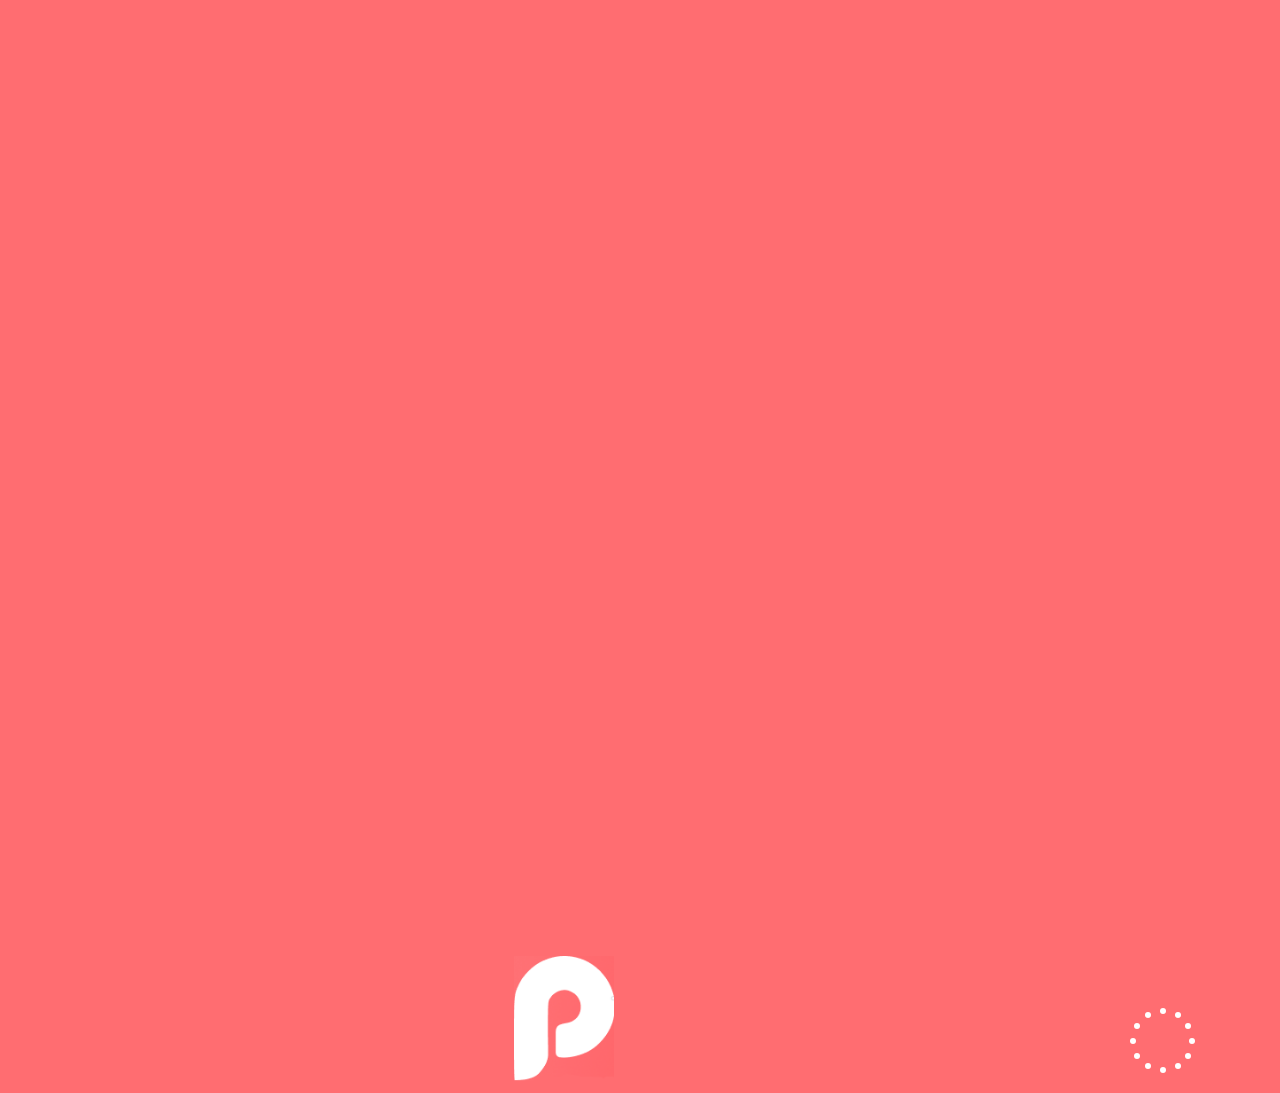
<file: index.html>
<!DOCTYPE html>
<html lang="pt-br">
<head>
    <meta charset="UTF-8">
    <meta http-equiv="X-UA-Compatible" content="IE=edge">
    <meta name="viewport" content="width=device-width, initial-scale=1.0">
    <link rel="stylesheet" href="styles/loading_anim.css">
    <link rel="stylesheet" href="styles/loading.css">

    <title>Pomo</title>
</head>
<body>
    <img class="img_logo" src="index_logo.png">
    <!-- Spinner de carregamento-->
    <div class="lds-default"><div></div><div></div><div></div><div></div><div></div><div></div><div></div><div></div><div></div><div></div><div></div><div></div></div>
    
</body>
    <script>
        // Timeout de 1.5s e redirecionar para outra pagina
        setTimeout(function () {
        window.open('start/main.html', '_self');
        }, 1500);
    </script>
</html>
</file>
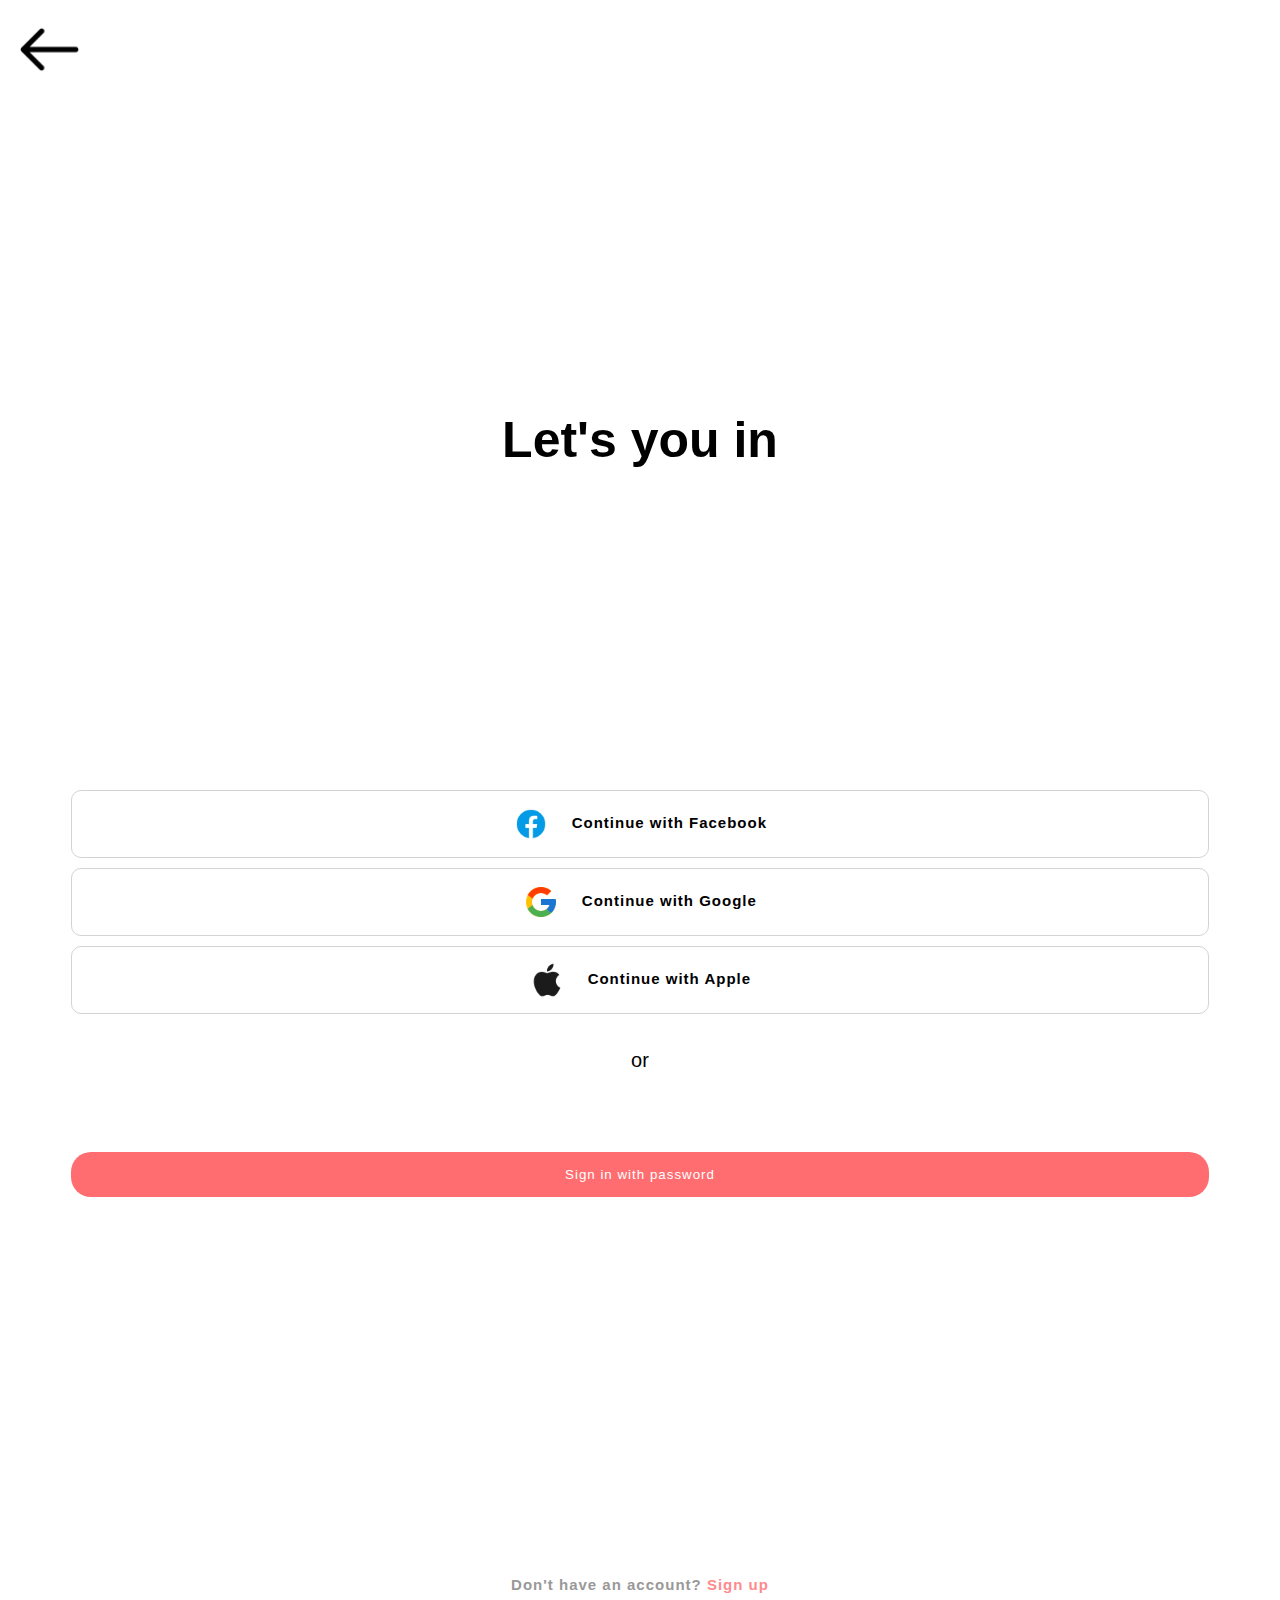
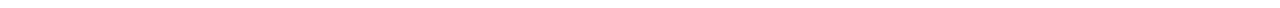
<file: create_account/create.html>
<!DOCTYPE html>
<html lang="en">
<head>
    <meta charset="UTF-8">
    <meta http-equiv="X-UA-Compatible" content="IE=edge">
    <meta name="viewport" content="width=device-width, initial-scale=1.0">
    <link rel="stylesheet" href="../styles/create.css">
    <title>Create</title>
</head>
<body>
    <a href="../start/main_3.html">
        <img class="back_arrow" src="imgs/back_arrow.png">
    </a>
    <h1 class="h1">Let's you in</h1>
    <ul class="list_reset">
        <li><button class="li_button"><img class="socials_icon" src="imgs/icon_facebook.png">Continue with Facebook</button></li>
        <li><button class="li_button"><img class="socials_icon" src="imgs/icon_google.png">Continue with Google</button></li>
        <li><button class="li_button"><img class="socials_icon" src="imgs/icon_apple.png">Continue with Apple</button></li>
    </ul>

    <h2 class="h2">or</h2>

    <button class="main_button">Sign in with password</button>

    <h3 class="h3">Don't have an account? <a class="signup" href="create_1.html">Sign up</a></h3>
    
</body>
</html>
</file>
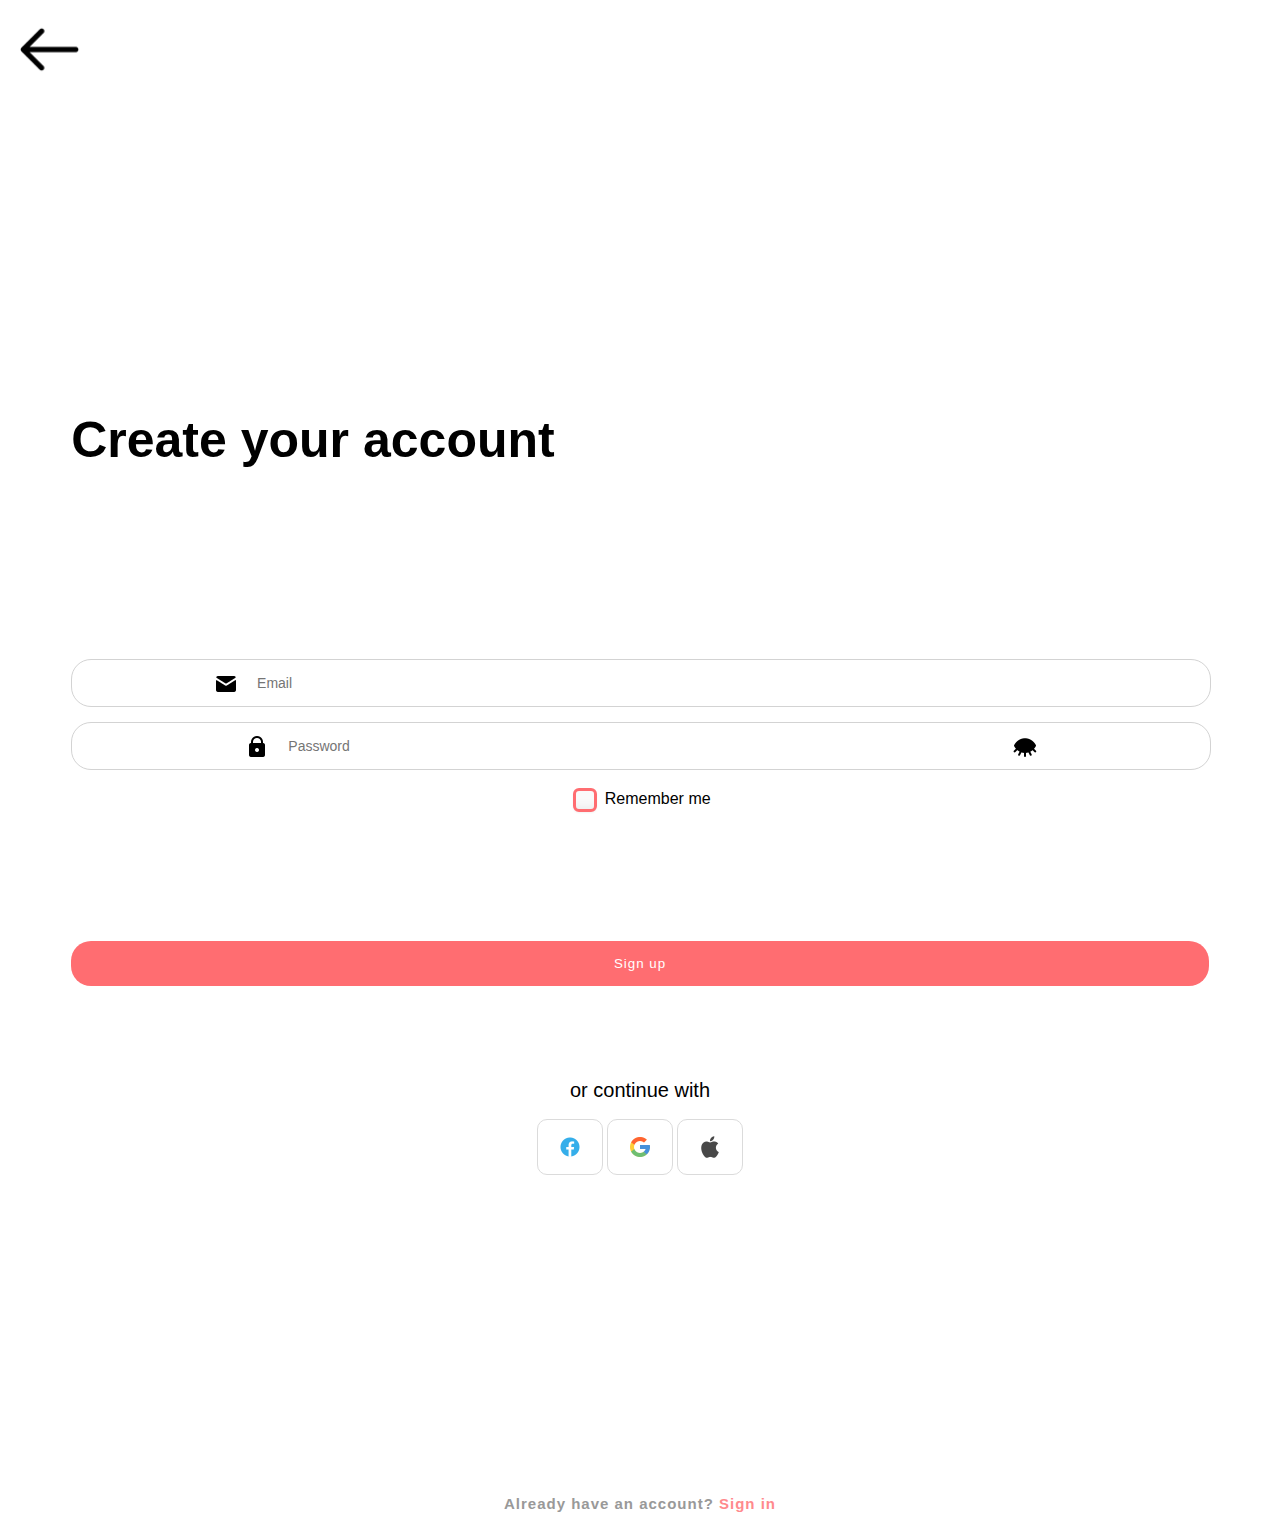
<file: create_account/create_1.html>
<!DOCTYPE html>
<html lang="en">
<head>
    <meta charset="UTF-8">
    <meta http-equiv="X-UA-Compatible" content="IE=edge">
    <meta name="viewport" content="width=device-width, initial-scale=1.0">
    <link rel="stylesheet" href="../styles/create.css">
    
    <title>Document</title>
</head>
<body>
    <a href="create.html">
        <img class="back_arrow" src="imgs/back_arrow.png">
    </a>

    <h1 class="h1_create_account">Create your account</h1>

    <div class="input_container">
        <div class="input_icons" >
            <img class="img_icons" src="imgs/icon_mail.png">
            <input class="input_email" type="email" placeholder="Email">
        </div>

        <div class="input_icons">
            <img class="img_icons" src="imgs/icon_lock.png">
            <input class="input_password" type="password" placeholder="Password">
            <img class="img_icons" src="imgs/icon_eye_closed.png">
        </div>
    
        <input class="password_checkbox" type="checkbox" id="password_checkbox" name="password_checkbox">
        <span class="checkmark"></span>
        <label for="password_checkbox"> Remember me</label><br>
    </div>
    <button class="main_button">Sign up</button>

    <h2 class="h2">or continue with</h2>

    <div class="socials_short">
        <img class="socials_icon_short" src="imgs/icon_facebook.png"></button>
        <img class="socials_icon_short" src="imgs/icon_google.png"></button>
        <img class="socials_icon_short" src="imgs/icon_apple.png"></button>
    </div>

    <h3 class="h3">Already have an account? <a class="signup" href="create_1.html">Sign in</a></h3>
    

    
    
</body>
</html>
</file>
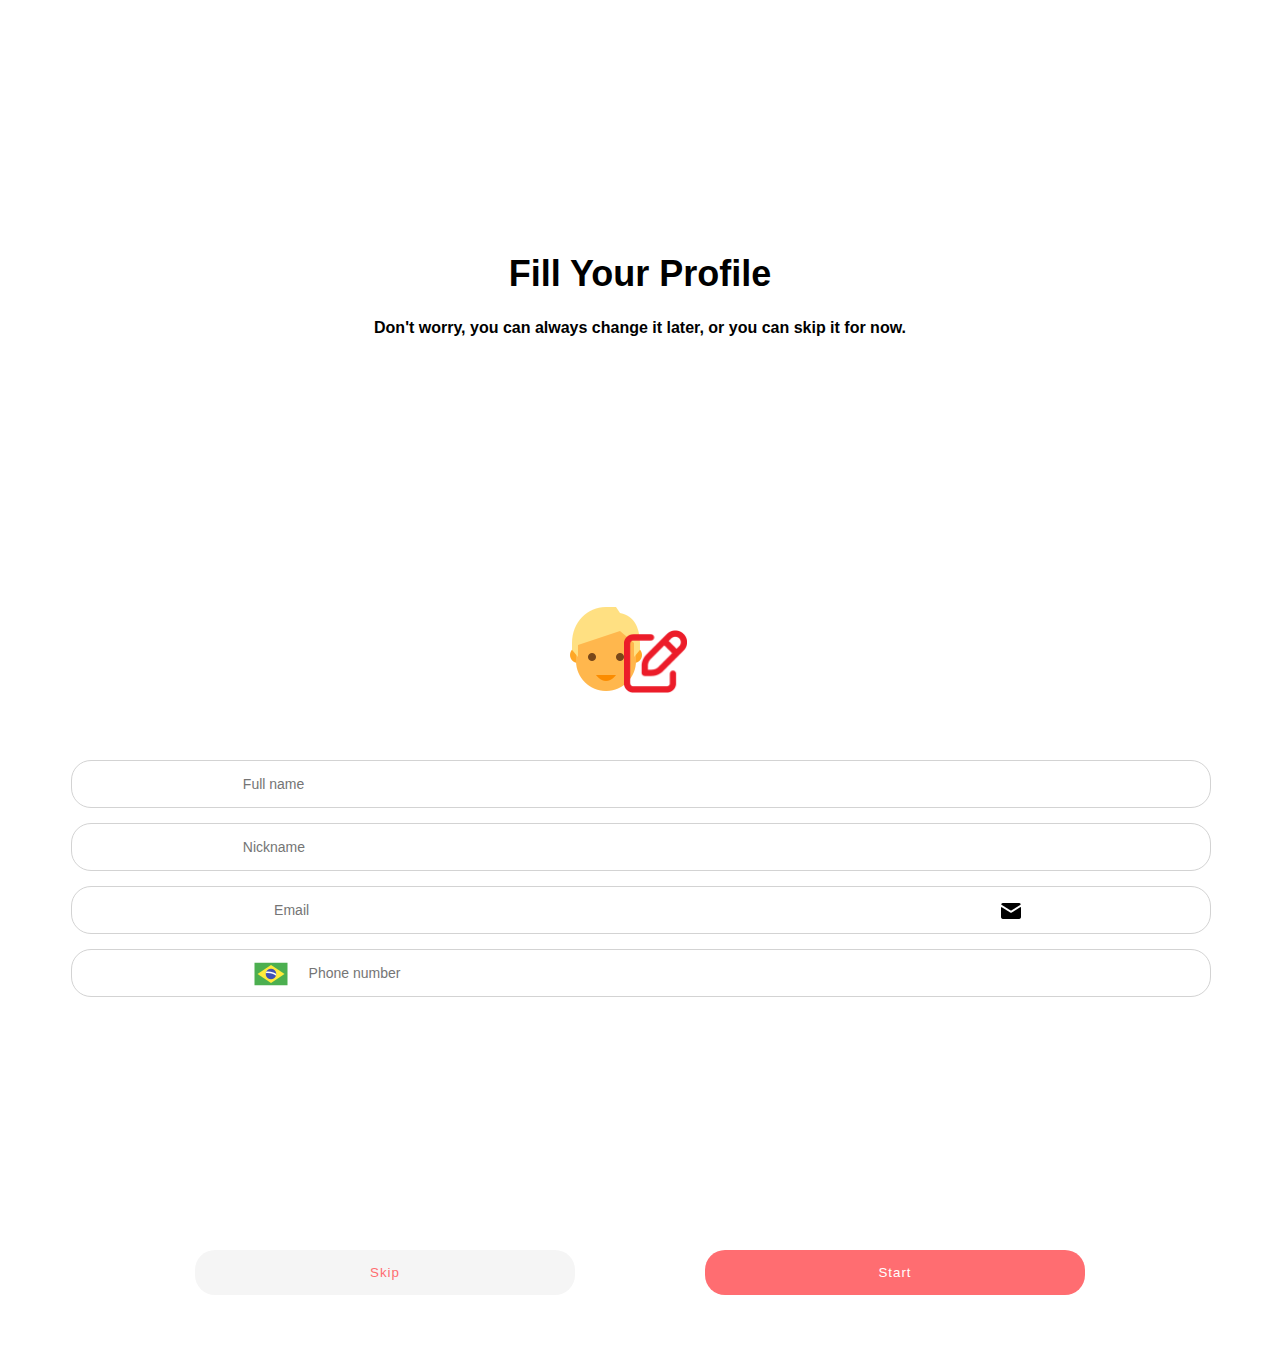
<file: create_account/profile.html>
<!DOCTYPE html>
<html lang="en">
<head>
    <meta charset="UTF-8">
    <meta http-equiv="X-UA-Compatible" content="IE=edge">
    <meta name="viewport" content="width=device-width, initial-scale=1.0">
    <link rel="stylesheet" href="../styles/create.css">
    
    <title>Document</title>
</head>
<body>

    <h1 class="h1_profile">Fill Your Profile</h1>
    <h2 class="h2_profile">Don't worry, you can always change it later, or you can skip it for now.</h2>

    <div class="avatar_div">
        <img src="imgs/icon_avatar.png" alt="Avatar" class="avatar">
        <img src="imgs/icon_edit.png" class="avatar_edit">
    </div>

    <div class="input_container">
        <div class="input_icons" >
            <input class="input_email" type="text" placeholder="Full name">
        </div>

        <div class="input_icons">
            <input class="input_email" type="text" placeholder="Nickname">   
        </div>

        <div class="input_icons">
            <input class="input_email_profile" type="email" placeholder="Email">
            <img class="img_icons" src="imgs/icon_mail.png">
        </div>
        <div class="input_icons">
            <img class="img_icons" src="imgs/icon_brazil.png">
            <input class="input_email_profile" type="text" placeholder="Phone number">
        </div>
    </div>
    
    <div class="btn_profile">
        <button class="btn_skip">Skip</button>
        <button class="btn_start">Start</button>
    </div>
    
    
</body>
</html>
</file>
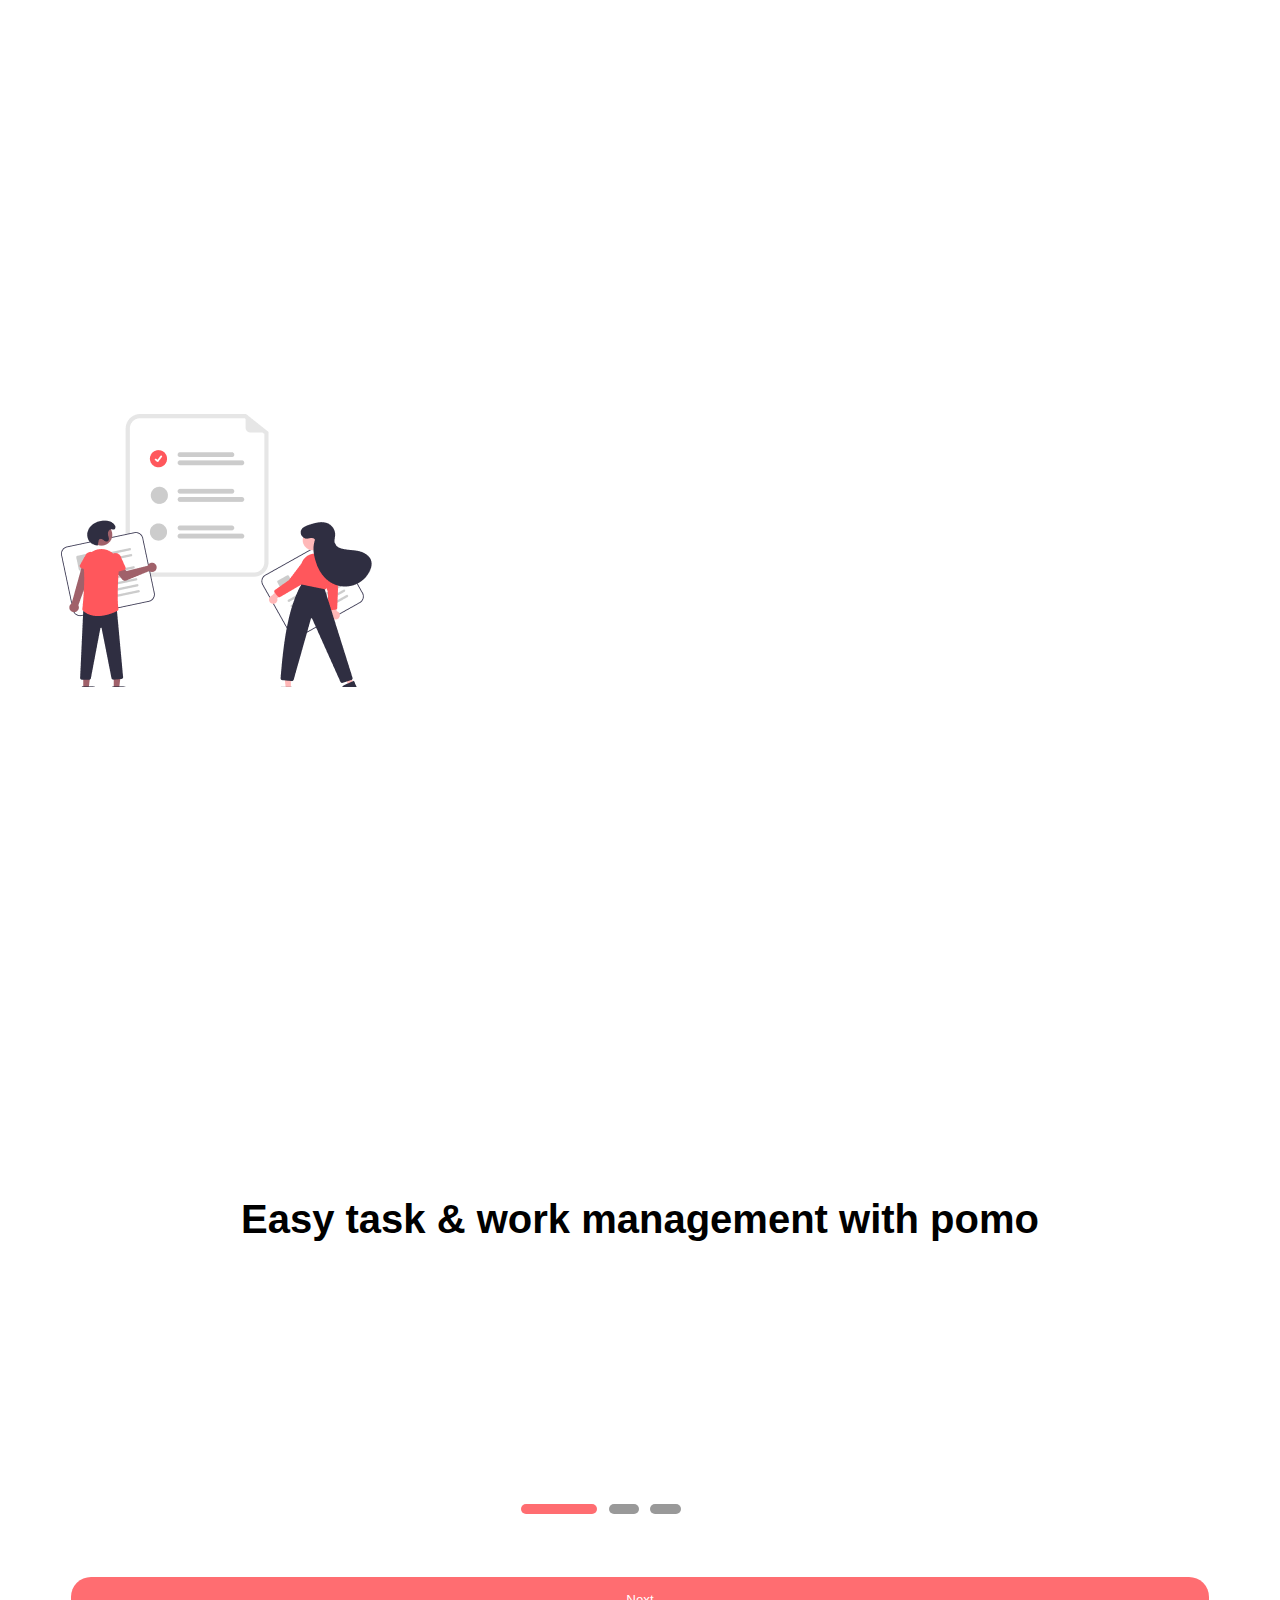
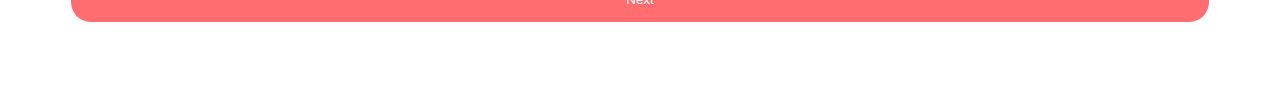
<file: start/main.html>
<!DOCTYPE html>
<html lang="pt-br">
<head>
    <meta charset="UTF-8">
    <meta http-equiv="X-UA-Compatible" content="IE=edge">
    <meta name="viewport" content="width=device-width, initial-scale=1.0">
    <link rel="stylesheet" href="../styles/start.css">
    <title>Pomo</title>
</head>
<body>
    <img class="main" src="imgs/main.png">
    <h1 class="h1">Easy task & work management with pomo</h1>

    <div class="sliders">
        <button class="slider"></button>
        <a href="main_2.html"><button class="slider_grey"></button></a>
        <a href="main_3.html"><button class="slider_grey"></button></a>
    </div>
    
    <a href="main_2.html">
        <button class="main_button" >Next</button>  
    </a>          
</body>
</html>
</file>
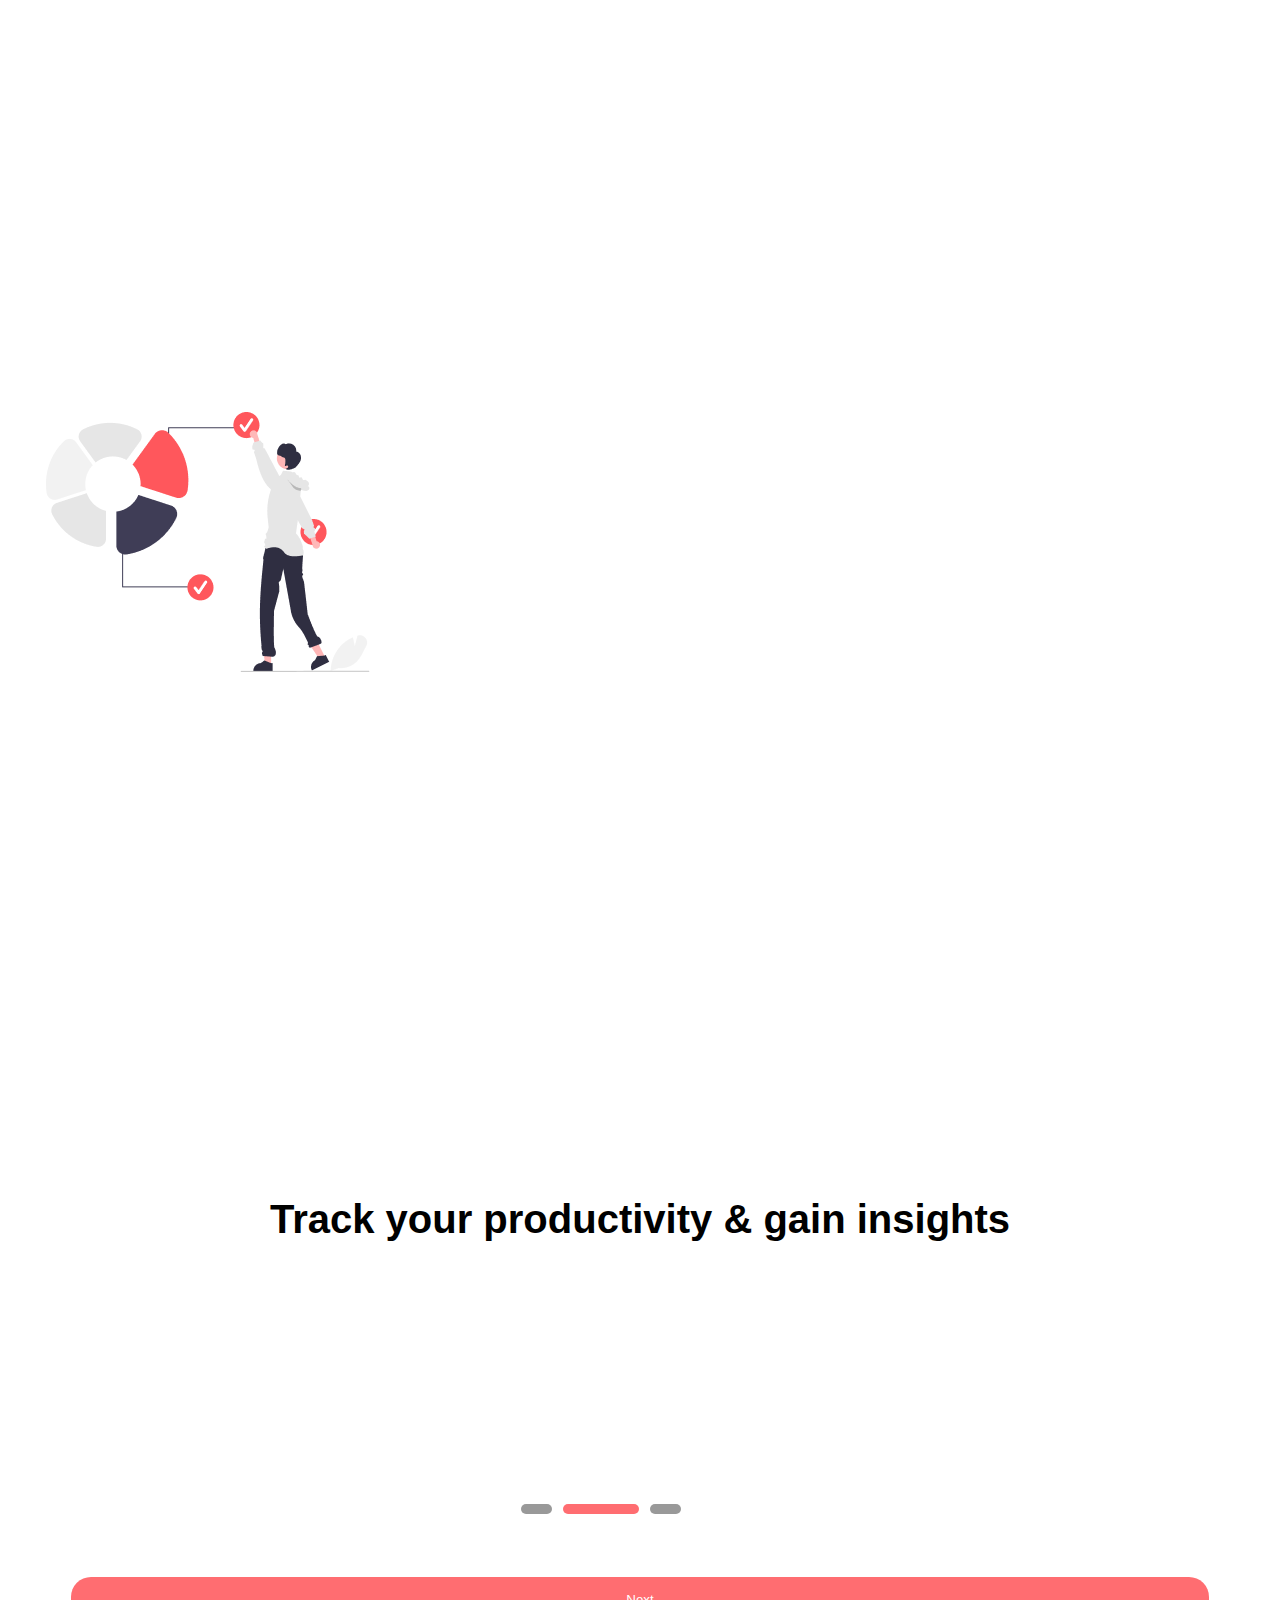
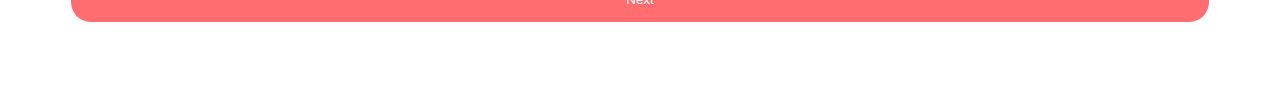
<file: start/main_2.html>
<!DOCTYPE html>
<html lang="pt-br">
<head>
    <meta charset="UTF-8">
    <meta http-equiv="X-UA-Compatible" content="IE=edge">
    <meta name="viewport" content="width=device-width, initial-scale=1.0">
    <link rel="stylesheet" href="../styles/start.css">
    <title>Pomo</title>
</head>
<body>
    <img class="main" src="imgs/main_2.png">
    <h1 class="h1">Track your productivity & gain insights</h1>
        
    <div class="sliders">
        <a href="main.html"><button class="slider_grey"></button></a>
        <button class="slider"></button>
        <a href="main_3.html"><button class="slider_grey"></button></a>
    </div>

    <a href="main_3.html">
        <button class="main_button" >Next</button>  
    </a>   
</body>
</html>
</file>
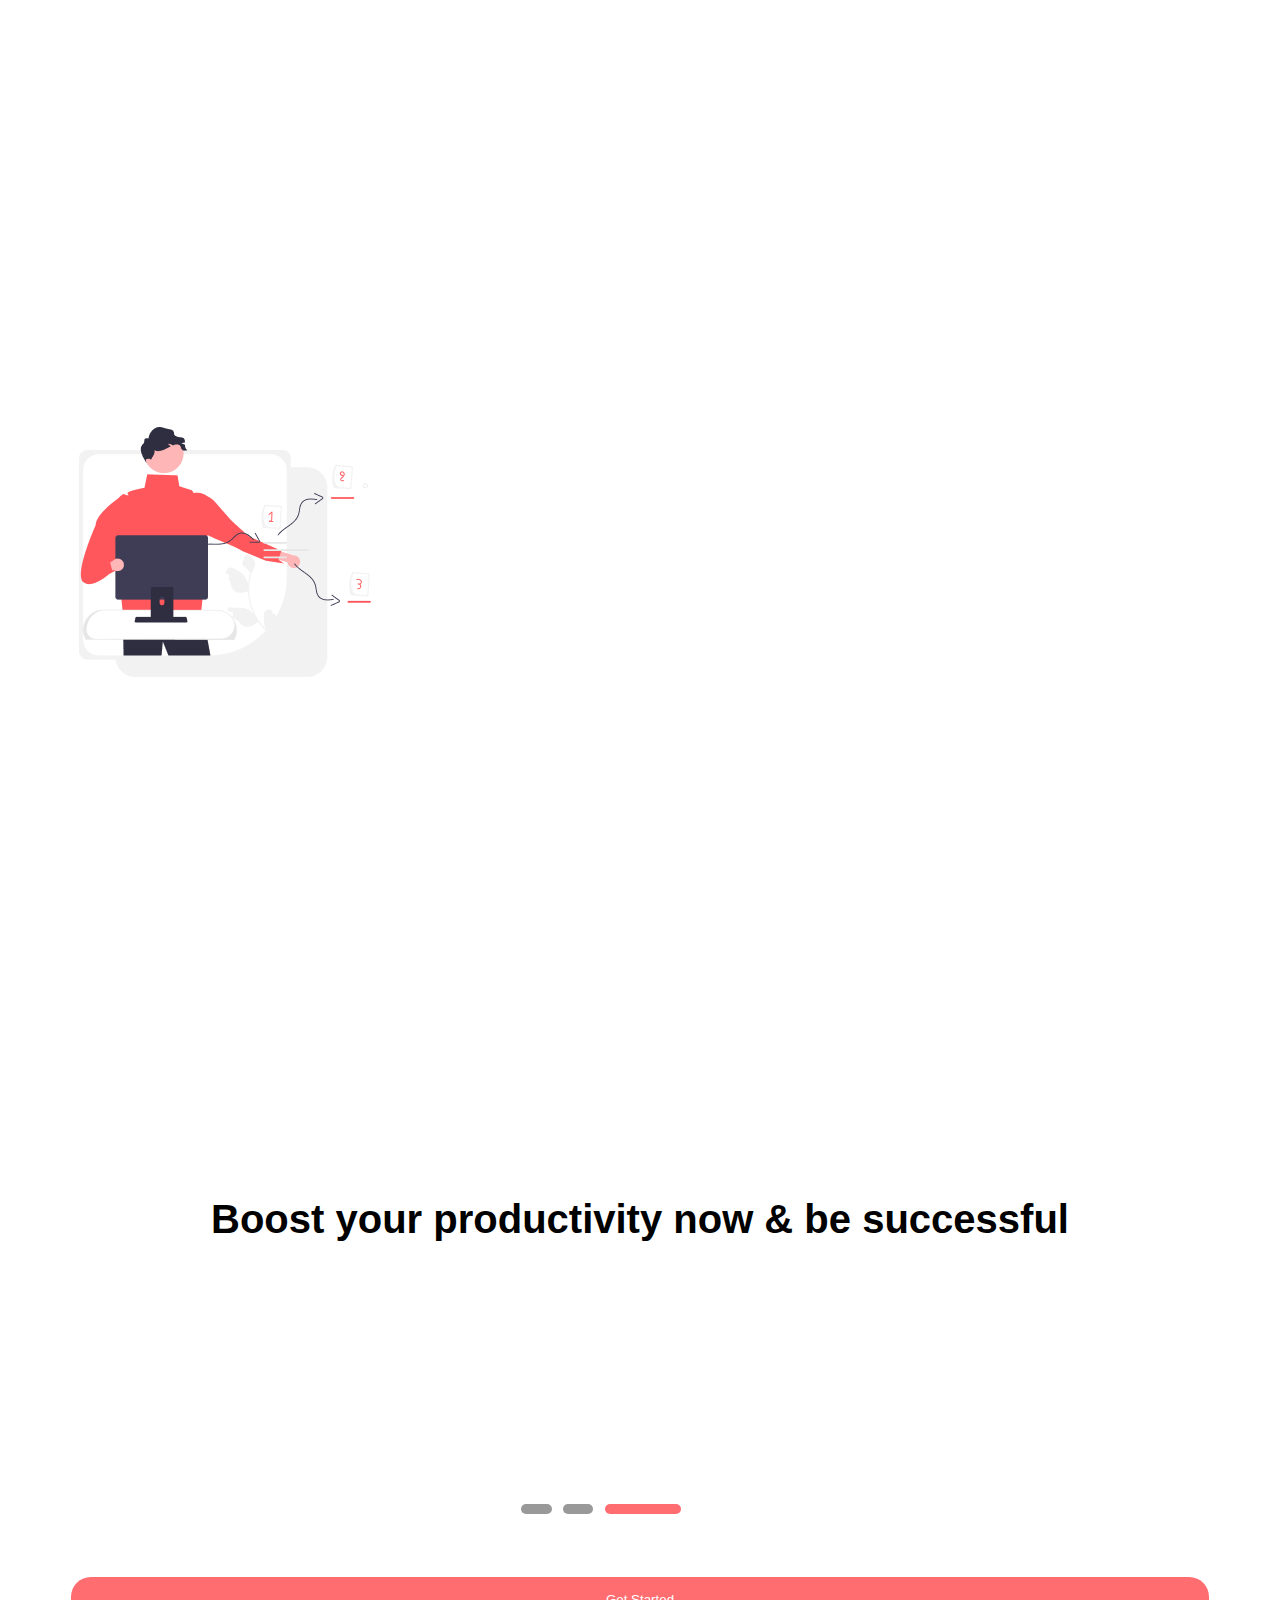
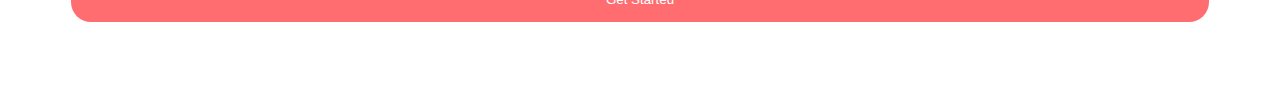
<file: start/main_3.html>
<!DOCTYPE html>
<html lang="pt-br">
<head>
    <meta charset="UTF-8">
    <meta http-equiv="X-UA-Compatible" content="IE=edge">
    <meta name="viewport" content="width=device-width, initial-scale=1.0">
    <link rel="stylesheet" href="../styles/start.css">
    <title>Pomo</title>
</head>
<body>
    <img class="main" src="imgs/main_3.png">
    <h1 class="h1">Boost your productivity now & be successful</h1>

    <div class="sliders">
        <a href="main.html"><button class="slider_grey"></button></a>
        <a href="main_2.html"><button class="slider_grey"></button></a>
        <button class="slider"></button>
    </div>

    <a href="../create_account/create.html">
        <button class="main_button">Get Started</button>  
    </a> 
            
</body>
</html>
</file>
<file: styles/loading_anim.css>
.lds-default {
    display: inline-block;
    position: relative;
    width: 80px;
    height: 80px;
  }
  .lds-default div {
    position: absolute;
    width: 6px;
    height: 6px;
    background: #fff;
    border-radius: 50%;
    animation: lds-default 1.2s linear infinite;
  }
  .lds-default div:nth-child(1) {
    animation-delay: 0s;
    top: 37px;
    left: 66px;
  }
  .lds-default div:nth-child(2) {
    animation-delay: -0.1s;
    top: 22px;
    left: 62px;
  }
  .lds-default div:nth-child(3) {
    animation-delay: -0.2s;
    top: 11px;
    left: 52px;
  }
  .lds-default div:nth-child(4) {
    animation-delay: -0.3s;
    top: 7px;
    left: 37px;
  }
  .lds-default div:nth-child(5) {
    animation-delay: -0.4s;
    top: 11px;
    left: 22px;
  }
  .lds-default div:nth-child(6) {
    animation-delay: -0.5s;
    top: 22px;
    left: 11px;
  }
  .lds-default div:nth-child(7) {
    animation-delay: -0.6s;
    top: 37px;
    left: 7px;
  }
  .lds-default div:nth-child(8) {
    animation-delay: -0.7s;
    top: 52px;
    left: 11px;
  }
  .lds-default div:nth-child(9) {
    animation-delay: -0.8s;
    top: 62px;
    left: 22px;
  }
  .lds-default div:nth-child(10) {
    animation-delay: -0.9s;
    top: 66px;
    left: 37px;
  }
  .lds-default div:nth-child(11) {
    animation-delay: -1s;
    top: 62px;
    left: 52px;
  }
  .lds-default div:nth-child(12) {
    animation-delay: -1.1s;
    top: 52px;
    left: 62px;
  }
  @keyframes lds-default {
    0%, 20%, 80%, 100% {
      transform: scale(1);
    }
    50% {
      transform: scale(1.5);
    }
  }
  .lds-default{
      margin-top: 50%;
      margin-left: 40%;
  }
</file>
<file: styles/loading.css>
body {
    background-color: #ff6d71;
}

.img_logo{
    margin-top: 75%;
    margin-left: 40%;
    width: 100px;
}
</file>
<file: styles/create.css>
body{
    font-family: 'Open Sans', sans-serif;
}

.back_arrow:active{
    background-color: grey;
    transition: 2500ms;
    opacity: 0.8;
}

.back_arrow{
    width: 5%;
    height: 5%;
    margin: 10px;
}

.h1{
    font-family: 'Roboto', sans-serif;
    margin-top: 25%;
    margin-bottom: 25%;
    text-align: center;
    font-size: 50px;
}
.list_reset{
    text-align: center;
    list-style-type:none; padding: 0; margin: 0;
}

.li_button{
    margin: 5px;
    width: 90%;
    border-radius: 10px;
    border: solid 1px;
    border-color: lightgray;
    background-color: white;
    padding: 15px 0px 15px 0px;
    font-weight: bold;
    font-size: 15px;
    letter-spacing: 1px;
       
}

.socials_icon{
    width: 36px;
    height: 36px;
    margin-right: 2%;
    left: 15%;
    vertical-align: middle;

    
    
}

.h2{
    margin-top: 30px;
    text-align: center;
    font-size: 20px;
    font-weight: 10;
}

.main_button{
    width: 90%;
    margin: 5%;
    background-color: #ff6d71;
    border-radius: 20px;
    border: none;
    padding: 15px 0px 15px 0px;
    color: white;
    font-weight: 400;
    letter-spacing: 1px;
    
}

.h3{
    margin-top: 25%;
    text-align: center;
    
    font-size: 15px;
    color: gray;
    letter-spacing: 1px;
    opacity: 0.8;
}

.signup{
   color: #ff6d71;
   text-decoration: none;
   
}


/* CREATE_1 */

.h1_create_account{
    font-family: 'Roboto', sans-serif;
    margin-top: 25%;
    margin-left: 5%;
    font-size: 50px;
    margin-bottom: 15%;
}

.input_container{
   margin: 5%;
   text-align: center;
   
}

.input_icons{
    width: 100%;
    background-color: white;
    color: lightgray;
    border: solid 1px;
    border-radius: 20px;
    margin-bottom: 15px;
    text-align: center;
}

.input_email{
    width: 70%;
    background-color: white;
    border: none;
    padding: 10px;
    margin: 5px;  
    font-size: 14px;
}

.input_password{
    width: 62%;
    background-color: white;
    border: none;
    padding: 10px;
    margin: 5px;  
    font-size: 14px;
}

textarea:focus, input:focus{
    outline: none;
}

.img_icons{
    vertical-align: middle;
    
}



.password_checkbox{
    -webkit-appearance: none;
	background-color: #fafafa;
	border: 3px solid #cacece;
	box-shadow: 0 1px 2px rgba(0,0,0,0.05), inset 0px -15px 10px -12px rgba(0,0,0,0.05);
	padding: 9px;
	border-radius: 6px;
	display: inline-block;
	position: relative;
    border-color: #ff6d71;
    vertical-align: middle;
    
}

.password_checkbox:active, .password_checkbox:checked:active {
	box-shadow: 0 1px 2px rgba(0,0,0,0.05), inset 0px 1px 3px rgba(0,0,0,0.1);
}

.password_checkbox:checked {
	background-color: #ff6d71;
	border: 3px solid #ff6d71;
	box-shadow: 0 1px 2px rgba(0,0,0,0.05), inset 0px -15px 10px -12px rgba(0,0,0,0.05), inset 15px 10px -12px rgba(255,255,255,0.1);
	color: white;
}

.password_checkbox:checked:after {
	content: '\2714';
	font-size: 14px;
	position: absolute;
	top: 0px;
	left: 3px;
	color: white;
}







.socials_short{
    text-align: center;
}

.socials_icon_short{
    display: inline-block;
    border: solid 1px;
    border-color: lightgray;
    opacity: 0.8;
    border-radius: 10px;
    padding: 15px 20px;
    width: 24px;
    height: 24px;
}

/* avatar */

.h1_profile{
    margin-top: 20%;
    font-size: 36px;
    text-align: center;
}
.h2_profile{
    font-size: 16px;
    text-align: center;}


.avatar_div{
    text-align: center;
    margin-top: 20%;
    line-height: 0em;
}

.avatar {
    vertical-align: middle;
    margin: auto;
    border-radius: 50%;
  }

  
  .avatar_edit{
    width: 5%;
    position: relative;
    top: 40px;
    right: 35px;
   
    
}

  .input_email_profile{
        width: 62%;
        background-color: white;
        border: none;
        padding: 10px;
        margin: 5px;  
        font-size: 14px;
   }

   .btn_profile{
       margin-top: 10%;
       display: inline-block;
       width: 100%;
       text-align: center;
   }

   .btn_start{
    width: 30%;
    margin: 5%;
    background-color: #ff6d71;
    border-radius: 20px;
    border: none;
    padding: 15px 0px 15px 0px;
    color: white;
    font-weight: 400;
    letter-spacing: 1px;
   }

   .btn_skip{
    width: 30%;
    margin: 5%;
    background-color: whitesmoke;
    border-radius: 20px;
    border: none;
    padding: 15px 0px 15px 0px;
    color: #ff6d71;
    font-weight: 400;
    letter-spacing: 1px;
   }
</file>
<file: styles/start.css>
.main{
    margin-top: 30%;
}

.h1{
    font-family: 'Roboto', sans-serif;
    text-align: center;
    font-size: 40px;
    margin-top: 40%;
    margin-bottom: 20%;
}


.sliders{
    margin-left: 40%;
}

.slider{
    display: inline-block;
    width: 10%;
    margin-left: 1%;
    background-color: #ff6d71;
    border-radius: 20px;
    border: none;
    padding: 5px 0 5px 0;  
}

.slider_grey{
    display: inline-block;
    width: 4%;
    margin-left: 1%;
    background-color: grey;
    border-radius: 20px;
    border: none;
    padding: 5px 0 5px 0;  
    opacity: 0.8;
}

.main_button{
    width: 90%;
    margin: 5%;
    background-color: #ff6d71;
    border-radius: 20px;
    border: none;
    padding: 15px 0px 15px 0px;
    color: white;
}
</file>
